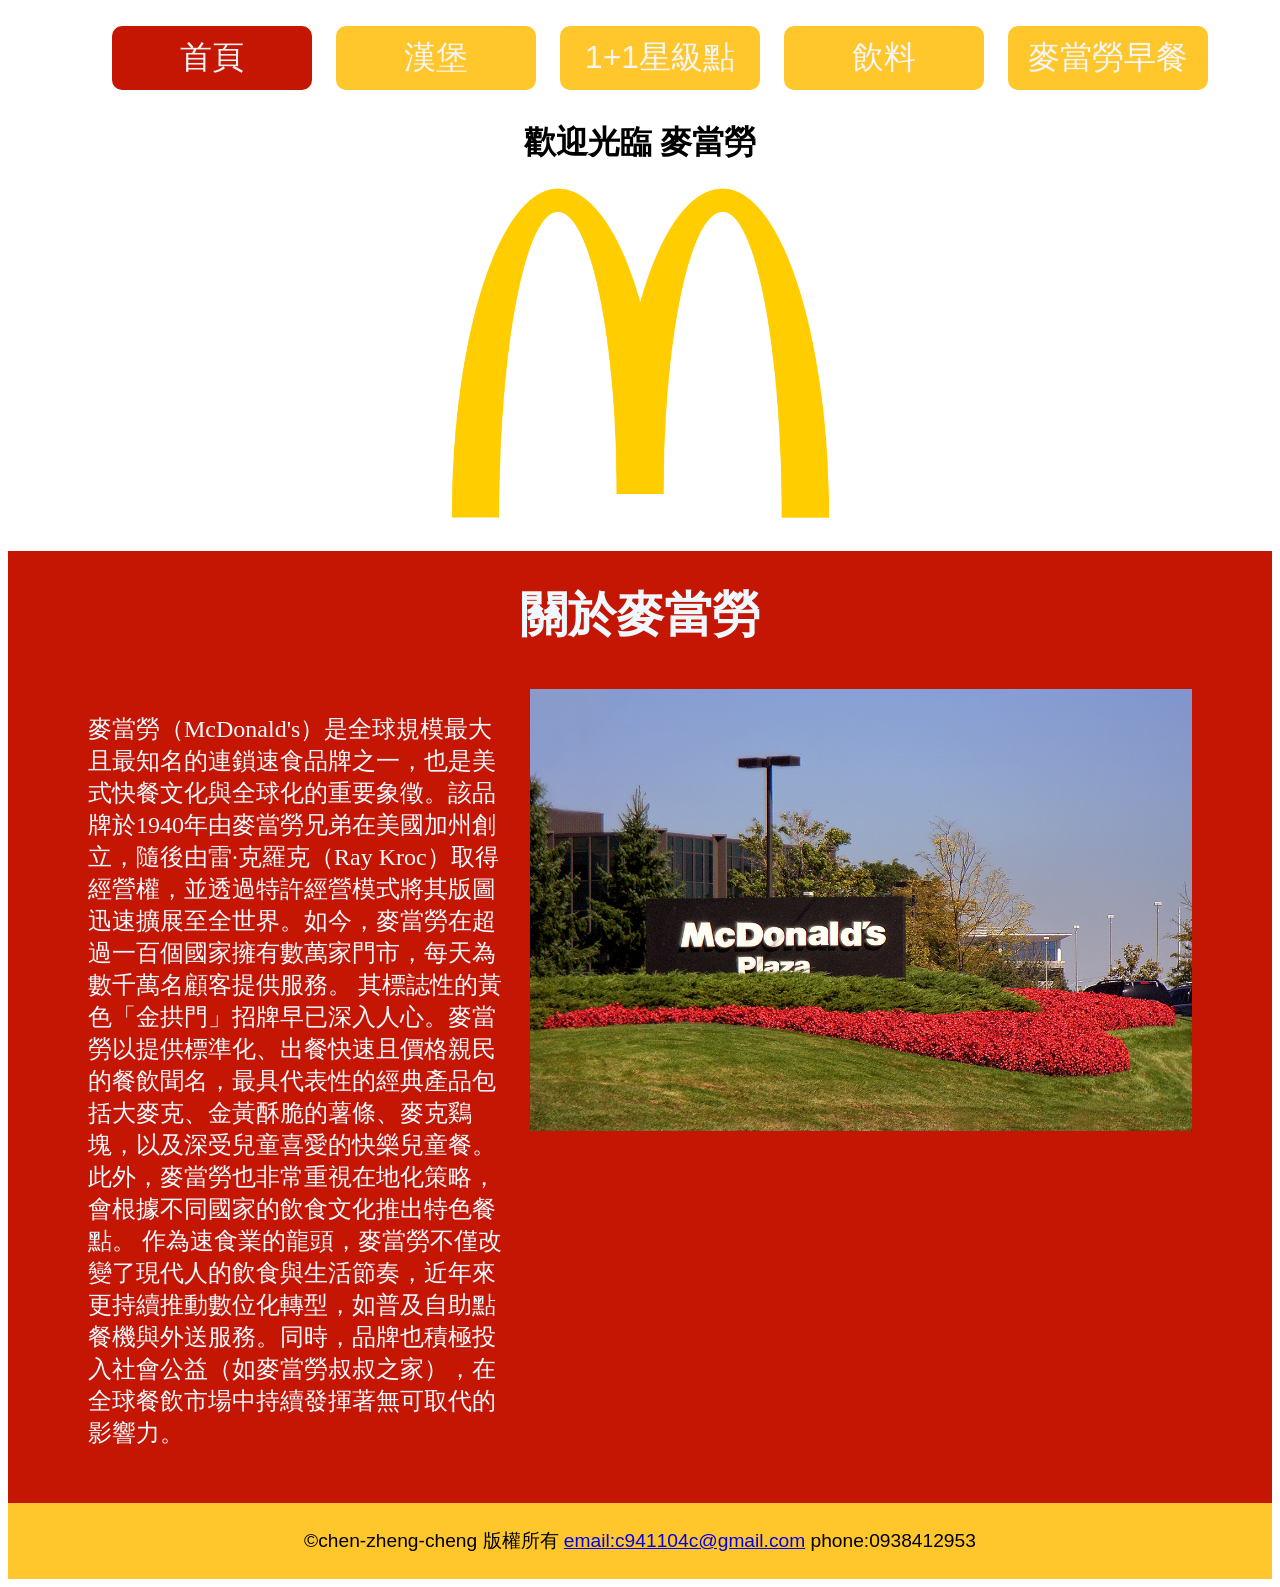
<file: index.html>
<!DOCTYPE html>
<html lang="en">
<head>
    <meta charset="UTF-8">
    <meta name="viewport" content="width=device-width, initial-scale=1.0">
    <title>Mc'Donald</title>
    <link rel="stylesheet" href="style.css">
    <link rel="icon" href="img/icon.png">
</head>
<body>
    <div class="kt">
        <ul class="menu">
                <li><a href="index.html" class="now">首頁</a></li>
                <li><a href="hamberger.html">漢堡</a></li>
                <li><a href="1+1.html">1+1星級點</a></li>
                <li><a href="drink.html">飲料</a></li>
                <li><a href="bereakfast.html">麥當勞早餐</a></li>
        </ul>
    </div>
    <h1 class="kt">歡迎光臨 麥當勞</h1>
    <img src="img/mcdonaldstitle.png" width="400px" class="ms">
    <div class="intro">
        <h1>關於麥當勞</h1>
        <div class = intro-content>
            <p>麥當勞（McDonald's）是全球規模最大且最知名的連鎖速食品牌之一，也是美式快餐文化與全球化的重要象徵。該品牌於1940年由麥當勞兄弟在美國加州創立，隨後由雷·克羅克（Ray Kroc）取得經營權，並透過特許經營模式將其版圖迅速擴展至全世界。如今，麥當勞在超過一百個國家擁有數萬家門市，每天為數千萬名顧客提供服務。

            其標誌性的黃色「金拱門」招牌早已深入人心。麥當勞以提供標準化、出餐快速且價格親民的餐飲聞名，最具代表性的經典產品包括大麥克、金黃酥脆的薯條、麥克鷄塊，以及深受兒童喜愛的快樂兒童餐。此外，麥當勞也非常重視在地化策略，會根據不同國家的飲食文化推出特色餐點。

            作為速食業的龍頭，麥當勞不僅改變了現代人的飲食與生活節奏，近年來更持續推動數位化轉型，如普及自助點餐機與外送服務。同時，品牌也積極投入社會公益（如麥當勞叔叔之家），在全球餐飲市場中持續發揮著無可取代的影響力。</p>
             <img src="img/McDonaldsHQIL.jpg" alt="">
        </div>
       
    </div>
    <footer>
        <p>
            &copy;chen-zheng-cheng 版權所有 <a href="mailto:c941104c@gmail.com">email:c941104c@gmail.com</a> phone:0938412953
        </p>
    </footer>
</body>
</html>
</file>
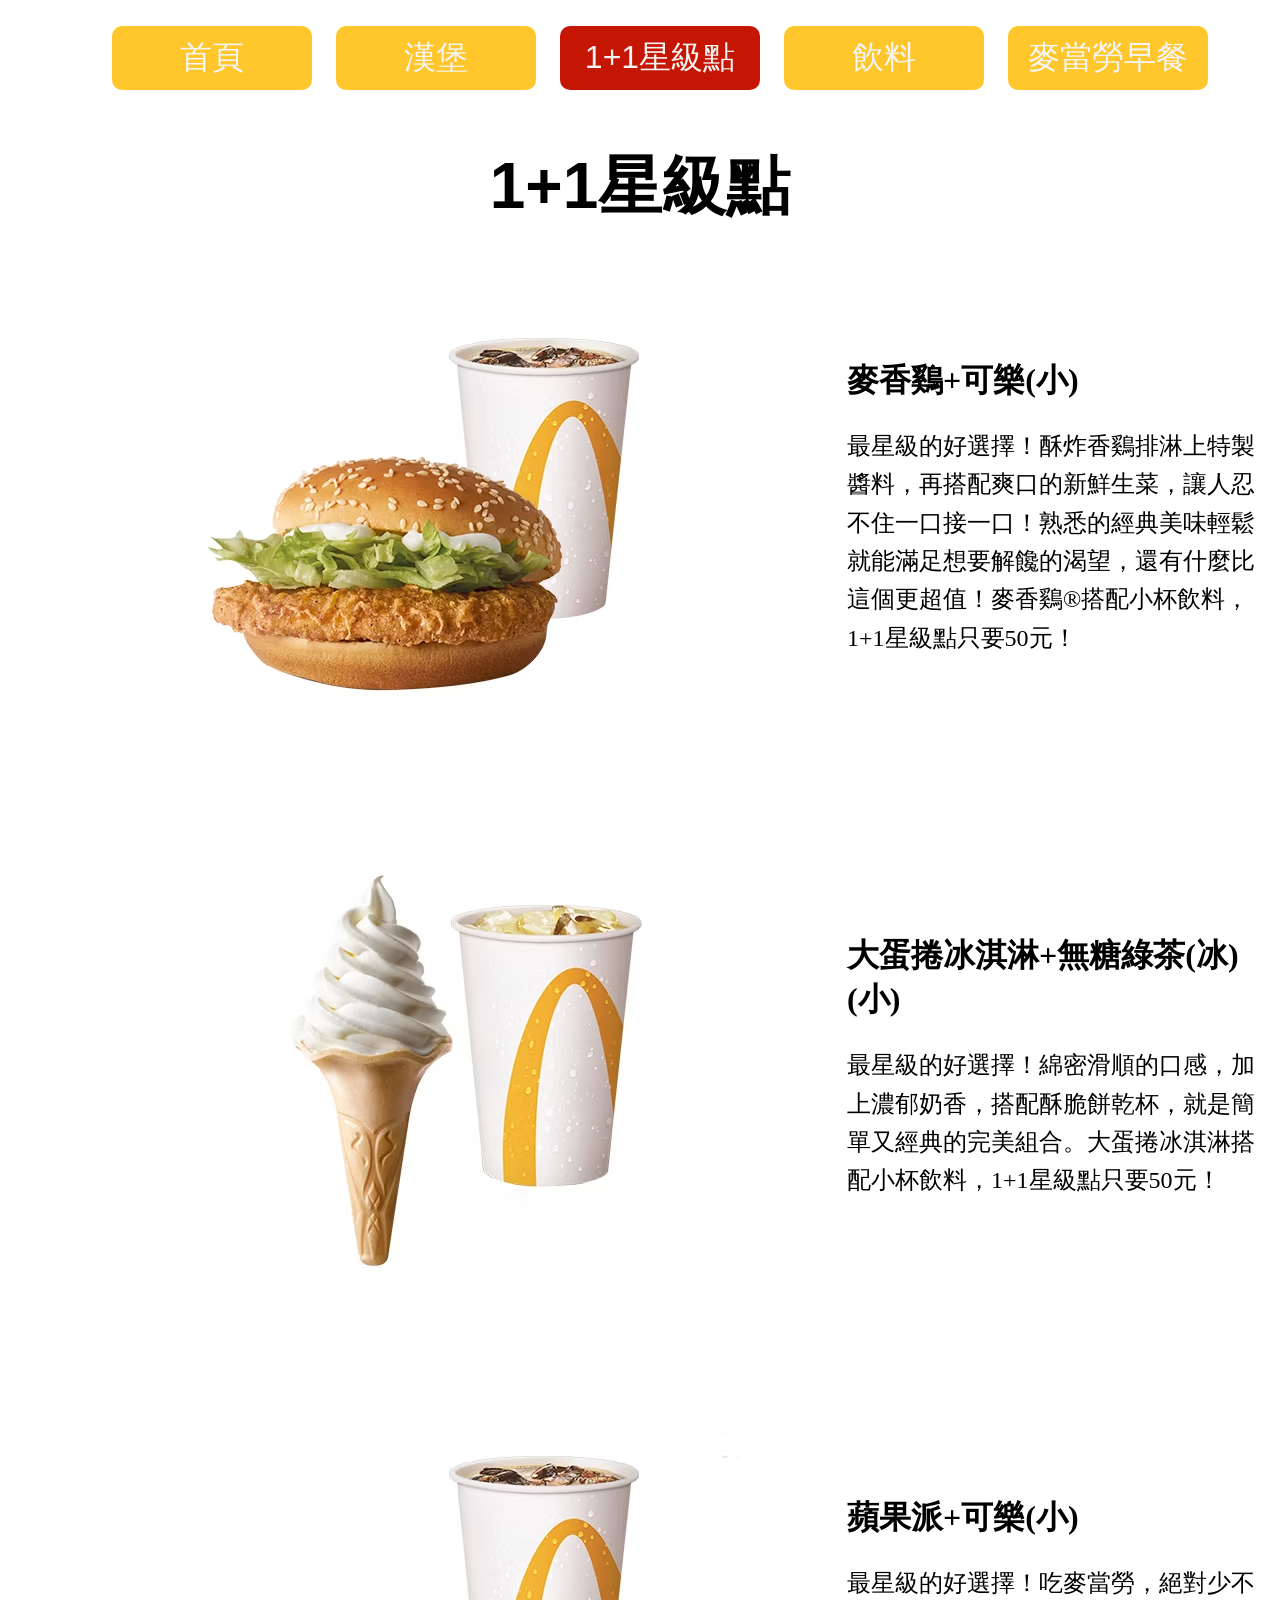
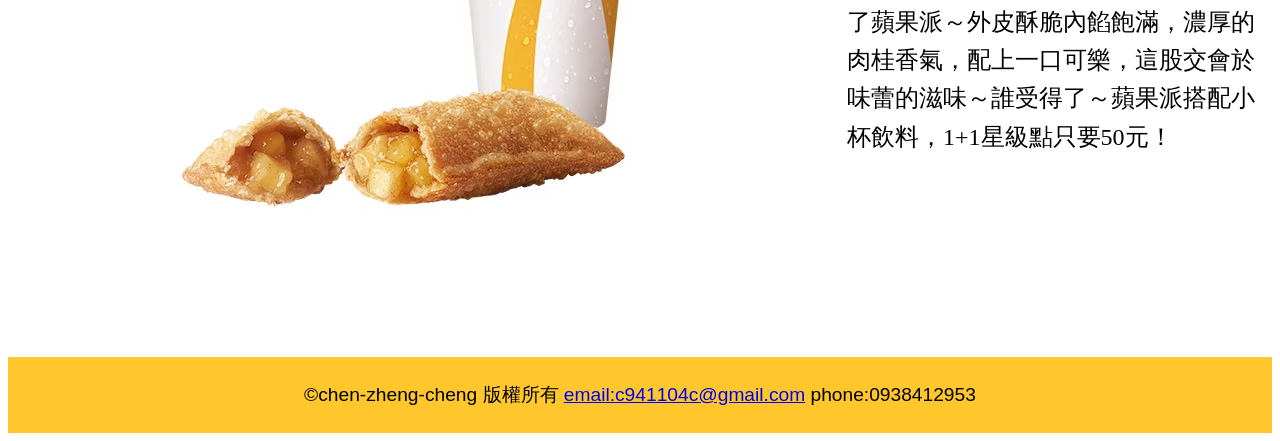
<file: 1+1.html>
<!DOCTYPE html>
<html lang="en">
<head>
    <meta charset="UTF-8">
    <meta name="viewport" content="width=device-width, initial-scale=1.0">
    <title>1+1星級點</title>
    <link rel="stylesheet" href="style.css">
    <link rel="icon" href="/img/icon.png">
</head>
<body>
    <div class="kt">
        <ul class="menu">
                <li><a href="index.html">首頁</a></li>
                <li><a href="hamberger.html">漢堡</a></li>
                <li><a href="1+1.html" class="now">1+1星級點</a></li>
                <li><a href="drink.html">飲料</a></li>
                <li><a href="bereakfast.html">麥當勞早餐</a></li>
        </ul>
    </div>
    <h1 class="classic" >1+1星級點</h1>
    
    <div class ="classic-content">
        <div class="classic-img">
            <img src="img/chicken+coca.png">
        </div>
        <div class="classic-info">
            <h1>麥香鷄+可樂(小)</h1>
            <p>
                最星級的好選擇！酥炸香鷄排淋上特製醬料，再搭配爽口的新鮮生菜，讓人忍不住一口接一口！熟悉的經典美味輕鬆就能滿足想要解饞的渴望，還有什麼比這個更超值！麥香鷄®搭配小杯飲料，1+1星級點只要50元！
            </p>
        </div>
    </div> 
    
    <div class ="classic-content">
        <div class="classic-img">
            <img src="img/icecream+greentea.png">
        </div>
        <div class="classic-info">
            <h1>大蛋捲冰淇淋+無糖綠茶(冰)(小)</h1>
            <p>
                最星級的好選擇！綿密滑順的口感，加上濃郁奶香，搭配酥脆餅乾杯，就是簡單又經典的完美組合。大蛋捲冰淇淋搭配小杯飲料，1+1星級點只要50元！​
        </div>
    </div> 

    <div class ="classic-content">
        <div class="classic-img">
            <img src="img/applepie+coca.png">
        </div>
        <div class="classic-info">
            <h1>蘋果派+可樂(小)</h1>
            <p>
                最星級的好選擇！吃麥當勞，絕對少不了蘋果派～外皮酥脆內餡飽滿，濃厚的肉桂香氣，配上一口可樂，這股交會於味蕾的滋味～誰受得了～蘋果派搭配小杯飲料，1+1星級點只要50元！​
            </p>
        </div>
    </div>
    
    <footer>
        <p>
            &copy;chen-zheng-cheng 版權所有 <a href="mailto:c941104c@gmail.com">email:c941104c@gmail.com</a> phone:0938412953
        </p>
    </footer>
</body>
</html>
</file>
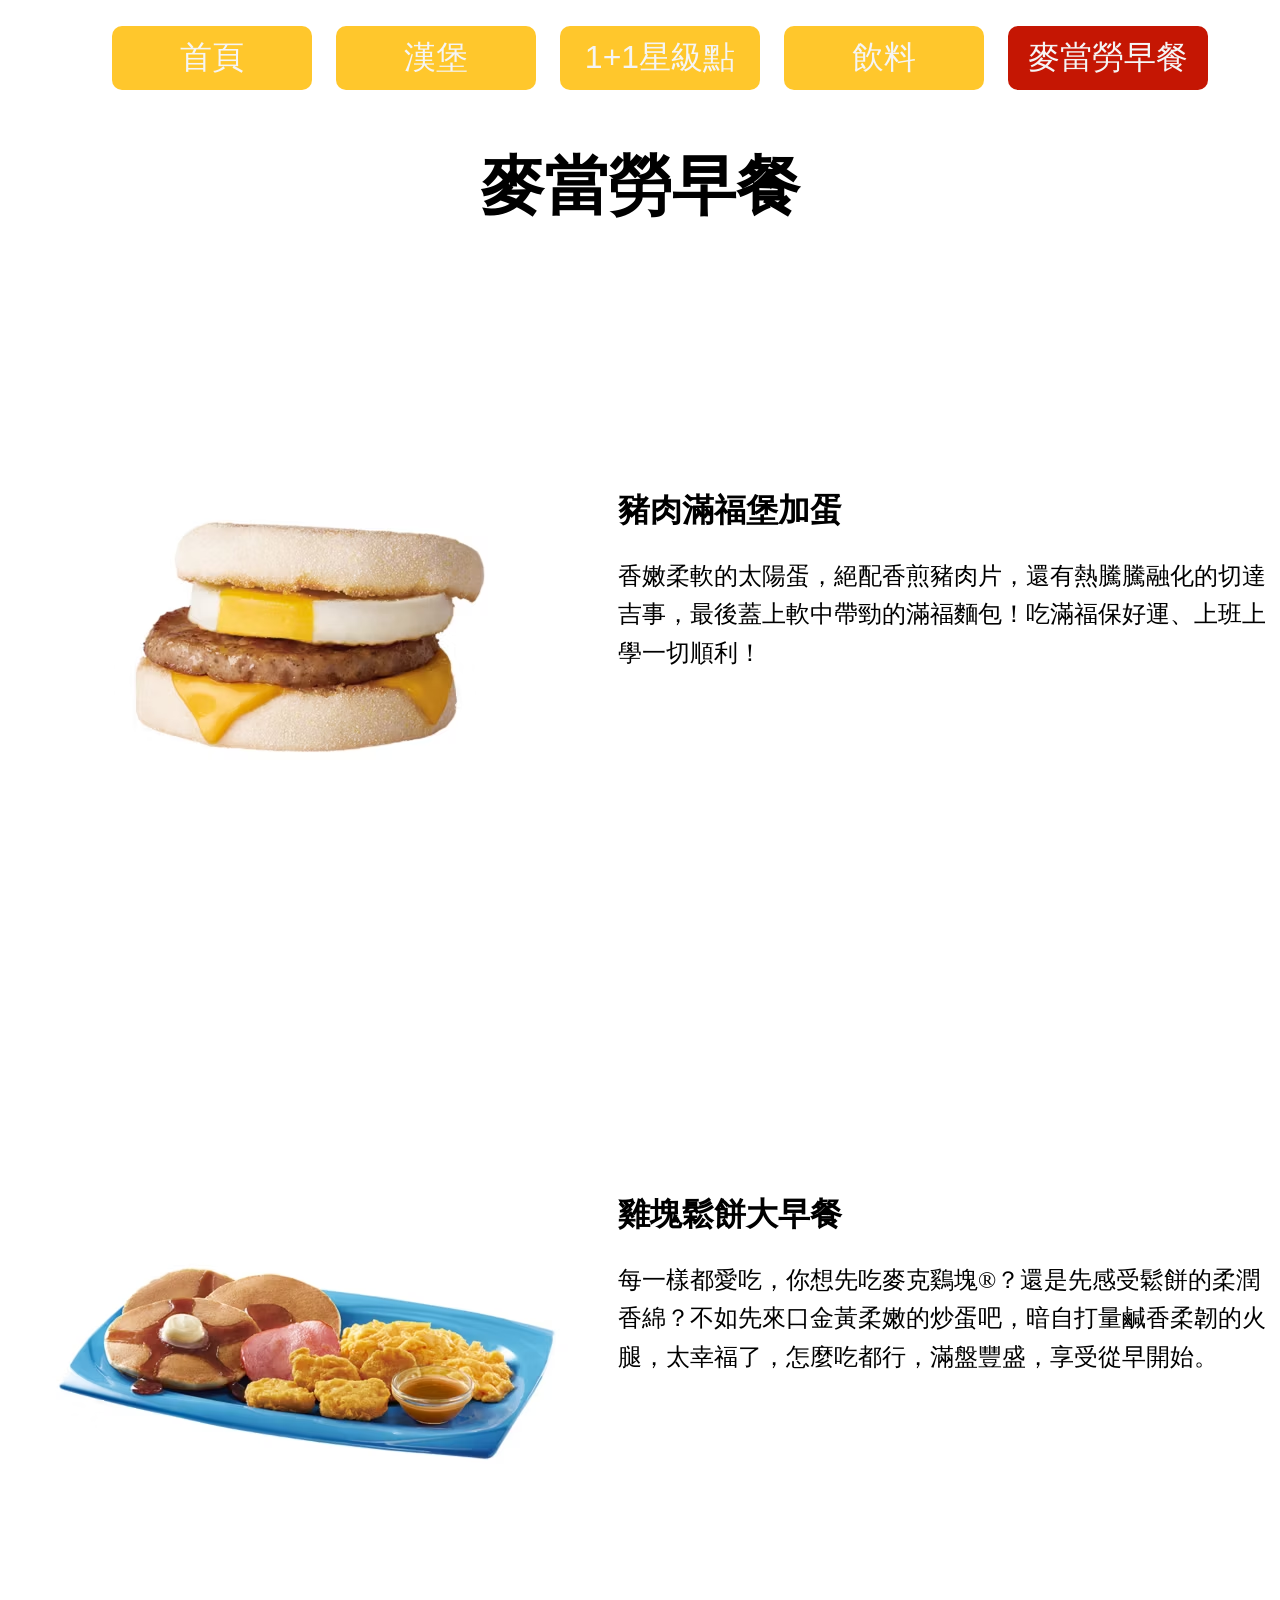
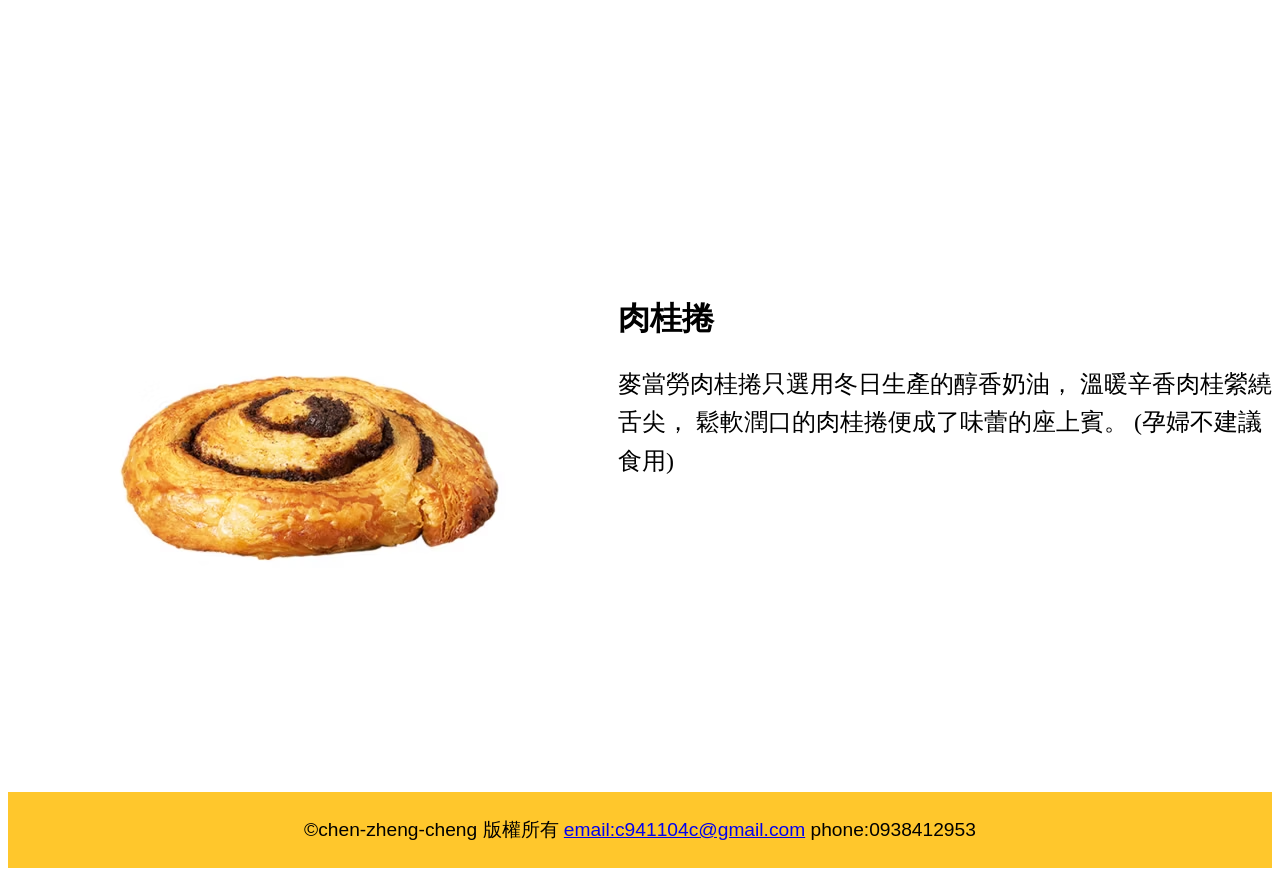
<file: bereakfast.html>
<!DOCTYPE html>
<html lang="en">
<head>
    <meta charset="UTF-8">
    <meta name="viewport" content="width=device-width, initial-scale=1.0">
    <title>早餐</title>
    <link rel="stylesheet" href="style.css">
    <link rel="icon" href="img/icon.png">
</head>
<body>
    <div class="kt">
        <ul class="menu">
                <li><a href="index.html">首頁</a></li>
                <li><a href="hamberger.html">漢堡</a></li>
                <li><a href="1+1.html" >1+1星級點</a></li>
                <li><a href="drink.html">飲料</a></li>
                <li><a href="bereakfast.html"class="now">麥當勞早餐</a></li>
        </ul>
    </div>
    <h1 class="classic" >麥當勞早餐</h1>
    
    <div class ="classic-content">
        <div class="classic-img">
            <img src="img/forkburger.png">
        </div>
        <div class="classic-info">
            <h1>豬肉滿福堡加蛋</h1>
            <p>
                香嫩柔軟的太陽蛋，絕配香煎豬肉片，還有熱騰騰融化的切達吉事，最後蓋上軟中帶勁的滿福麵包！吃滿福保好運、上班上學一切順利！
            </p>
        </div>
    </div> 
    
    <div class ="classic-content">
        <div class="classic-img">
            <img src="img/puncake.png">
        </div>
        <div class="classic-info">
            <h1>雞塊鬆餅大早餐</h1>
            <p>
                每一樣都愛吃，你想先吃麥克鷄塊®？還是先感受鬆餅的柔潤香綿？不如先來口金黃柔嫩的炒蛋吧，暗自打量鹹香柔韌的火腿，太幸福了，怎麼吃都行，滿盤豐盛，享受從早開始。
            </p>
        </div>
    </div> 

<div class ="classic-content">
        <div class="classic-img">
            <img src="img/roll.png">
        </div>
        <div class="classic-info">
            <h1>肉桂捲</h1>
            <p>
                麥當勞肉桂捲只選用冬日生產的醇香奶油， 溫暖辛香肉桂縈繞舌尖， 鬆軟潤口的肉桂捲便成了味蕾的座上賓。 (孕婦不建議食用)​
            </p>
        </div>
    </div>
    <footer>
        <p>
            &copy;chen-zheng-cheng 版權所有 <a href="mailto:c941104c@gmail.com">email:c941104c@gmail.com</a> phone:0938412953
        </p>
    </footer> 
</body>
</html>
</file>
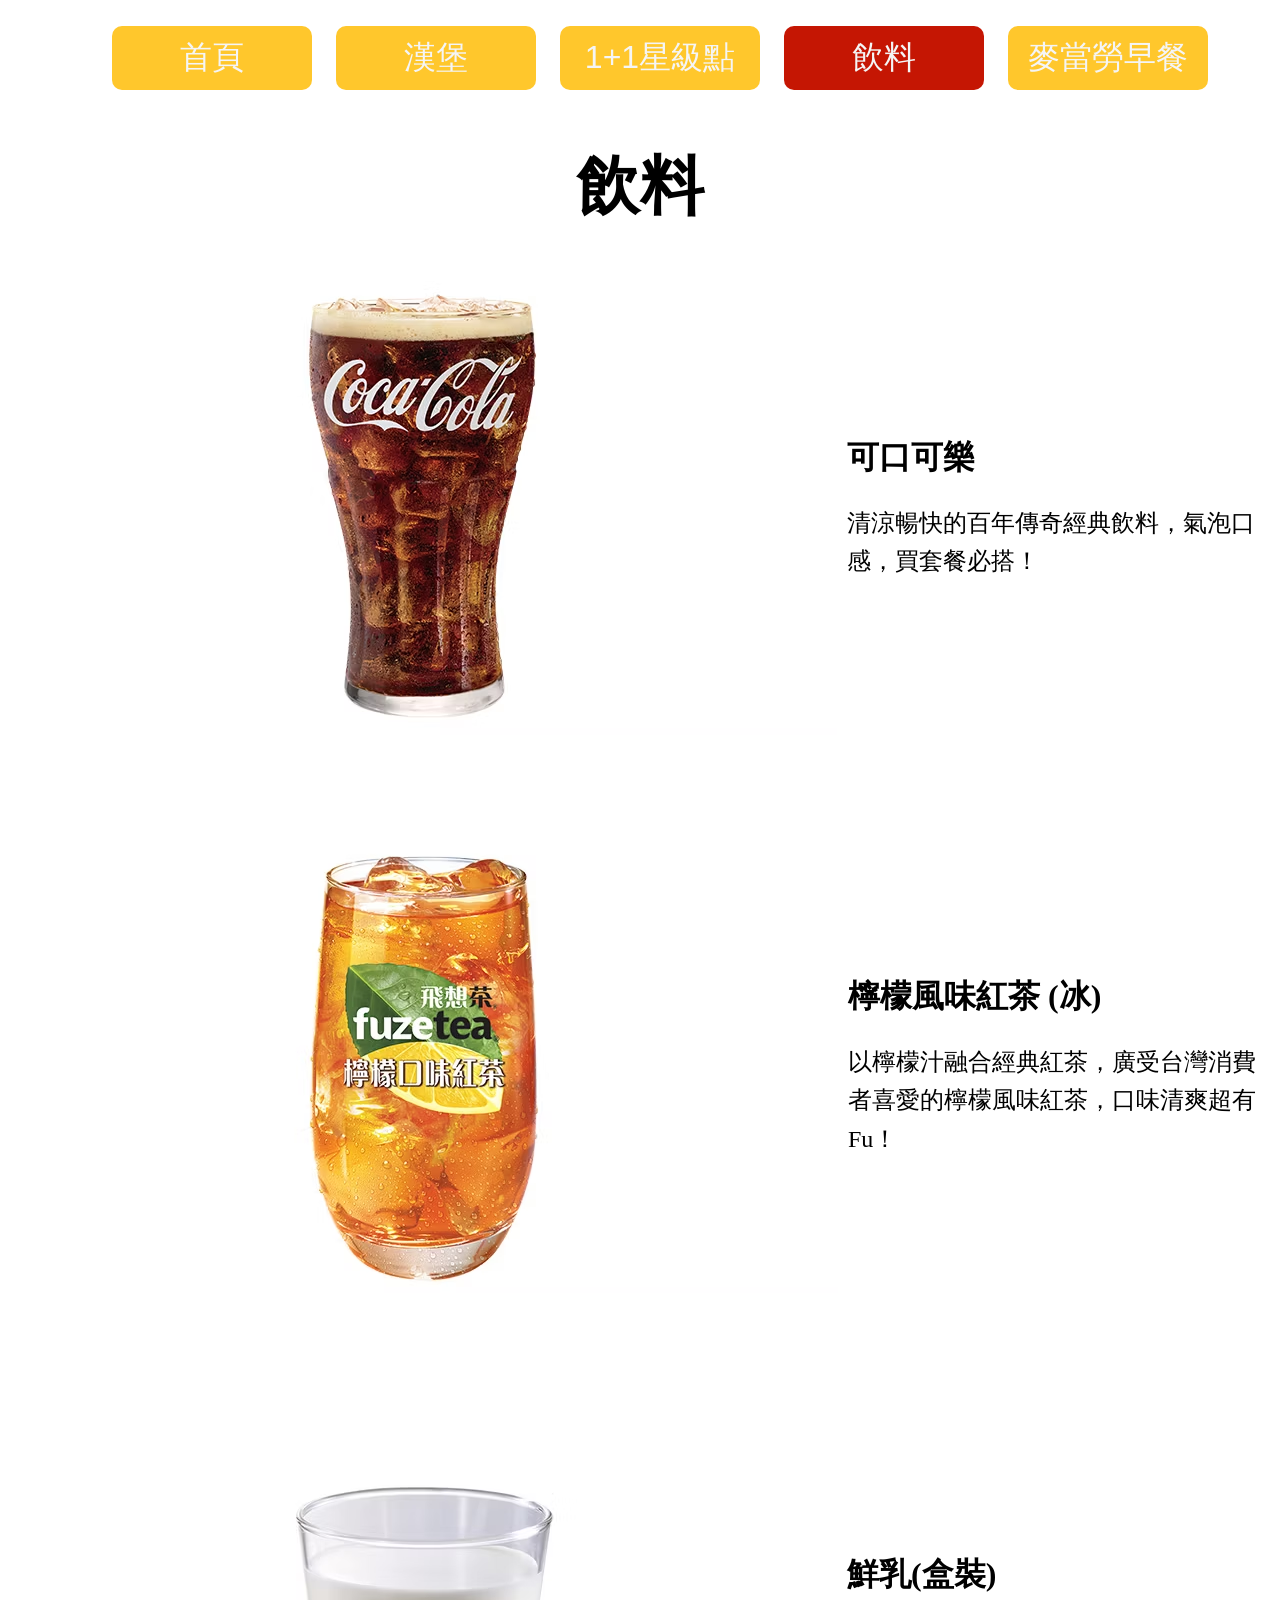
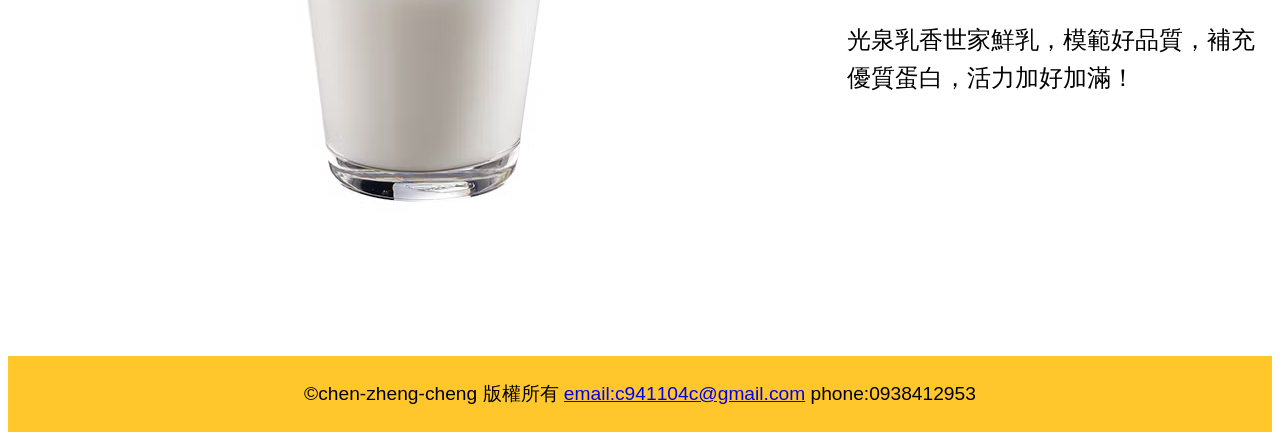
<file: drink.html>
<!DOCTYPE html>
<html lang="en">
<head>
    <meta charset="UTF-8">
    <meta name="viewport" content="width=device-width, initial-scale=1.0">
    <title>飲料</title>
    <link rel="stylesheet" href="style.css">
    <link rel="icon" href="img/icon.png">
</head>
<body>
    <div class="kt">
        <ul class="menu">
                <li><a href="index.html">首頁</a></li>
                <li><a href="hamberger.html">漢堡</a></li>
                <li><a href="1+1.html">1+1星級點</a></li>
                <li><a href="drink.html" class="now">飲料</a></li>
                <li><a href="bereakfast.html">麥當勞早餐</a></li>
        </ul>
    </div>
    <h1 class="classic" >飲料</h1>
    
    <div class ="classic-content">
        <div class="classic-img">
            <img src="img/coca cola.png">
        </div>
        <div class="classic-info">
            <h1>可口可樂</h1>
            <p>
                清涼暢快的百年傳奇經典飲料，氣泡口感，買套餐必搭！
            </p>
        </div>
    </div> 
    
    <div class ="classic-content">
        <div class="classic-img">
            <img src="img/lemontea.png">
        </div>
        <div class="classic-info">
            <h1>檸檬風味紅茶 (冰)</h1>
            <p>
                以檸檬汁融合經典紅茶，廣受台灣消費者喜愛的檸檬風味紅茶，口味清爽超有Fu！
            </p>
        </div>
    </div> 

<div class ="classic-content">
        <div class="classic-img">
            <img src="img/milk.png">
        </div>
        <div class="classic-info">
            <h1>鮮乳(盒裝)</h1>
            <p>
                光泉乳香世家鮮乳，模範好品質，補充優質蛋白，活力加好加滿！
            </p>
        </div>
    </div> 
    <footer>
        <p>
            &copy;chen-zheng-cheng 版權所有 <a href="mailto:c941104c@gmail.com">email:c941104c@gmail.com</a> phone:0938412953
        </p>
    </footer>
</body>
</html>
</file>
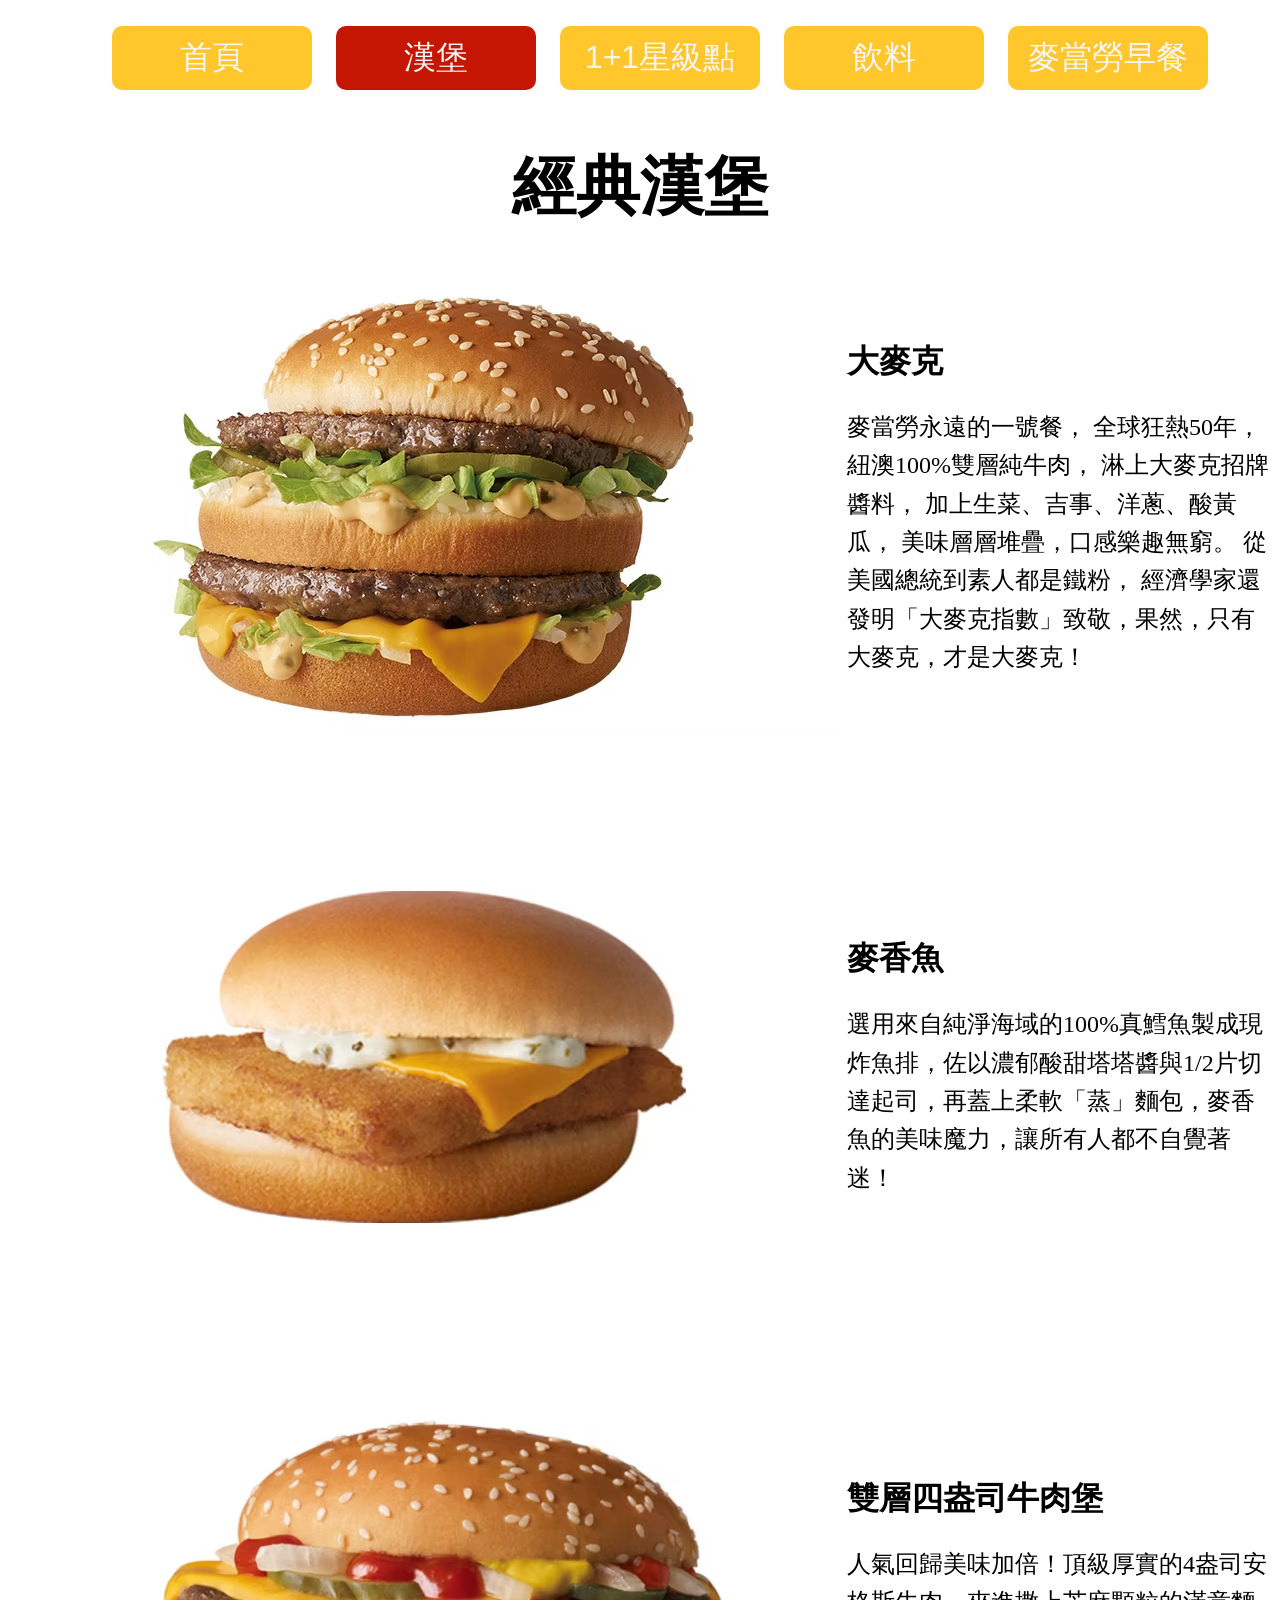
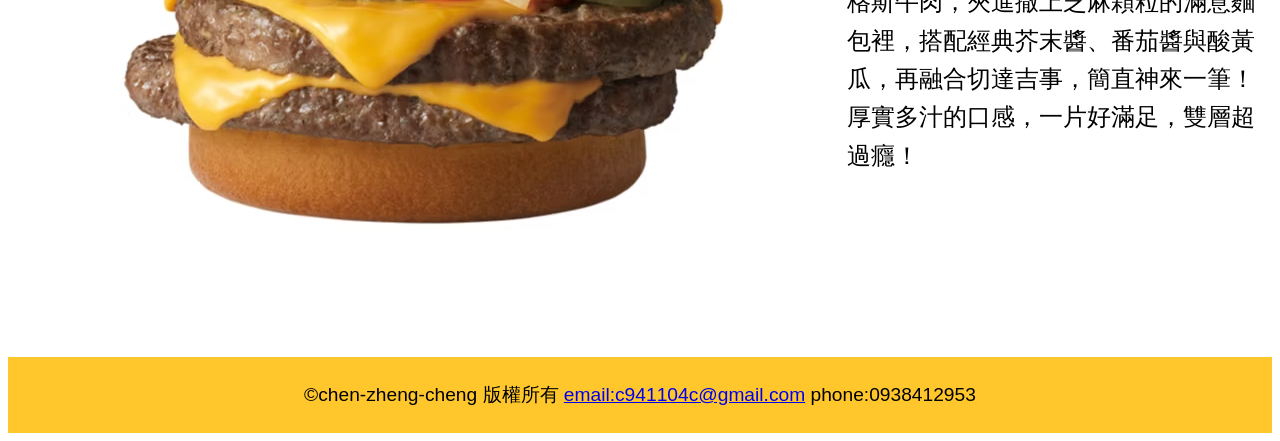
<file: hamberger.html>
<!DOCTYPE html>
<html lang="en">
<head>
    <meta charset="UTF-8">
    <meta name="viewport" content="width=device-width, initial-scale=1.0">
    <title>產品列表</title>
    <link rel="stylesheet" href="style.css">
    <link rel="icon" href="img/icon.png">
</head>
<body>
    <div class="kt">
        <ul class="menu">
                <li><a href="index.html">首頁</a></li>
                <li><a href="hamberger.html" class="now">漢堡</a></li>
                <li><a href="1+1.html">1+1星級點</a></li>
                <li><a href="drink.html">飲料</a></li>
                <li><a href="bereakfast.html">麥當勞早餐</a></li>
        </ul>
    </div>
    <h1 class="classic" >經典漢堡</h1>
    
    <div class ="classic-content">
        <div class="classic-img">
            <img src="img/bigmac.png">
        </div>
        <div class="classic-info">
            <h1>大麥克</h1>
            <p>
                麥當勞永遠的一號餐， 全球狂熱50年， 紐澳100%雙層純牛肉， 淋上大麥克招牌醬料， 加上生菜、吉事、洋蔥、酸黃瓜， 美味層層堆疊，口感樂趣無窮。 從美國總統到素人都是鐵粉， 經濟學家還發明「大麥克指數」致敬，果然，只有大麥克，才是大麥克！
            </p>
        </div>
    </div> 
    
    <div class ="classic-content">
        <div class="classic-img">
            <img src="img/fishberger.png">
        </div>
        <div class="classic-info">
            <h1>麥香魚</h1>
            <p>
                選用來自純淨海域的100%真鱈魚製成現炸魚排，佐以濃郁酸甜塔塔醬與1/2片切達起司，再蓋上柔軟「蒸」麵包，麥香魚的美味魔力，讓所有人都不自覺著迷！
            </p>
        </div>
    </div> 

<div class ="classic-content">
        <div class="classic-img">
            <img src="img/beefberger.png">
        </div>
        <div class="classic-info">
            <h1>雙層四盎司牛肉堡</h1>
            <p>
                人氣回歸美味加倍！頂級厚實的4盎司安格斯牛肉，夾進撒上芝麻顆粒的滿意麵包裡，搭配經典芥末醬、番茄醬與酸黃瓜，再融合切達吉事，簡直神來一筆！厚實多汁的口感，一片好滿足，雙層超過癮！​
            </p>
        </div>
    </div> 
    <footer>
        <p>
            &copy;chen-zheng-cheng 版權所有 <a href="mailto:c941104c@gmail.com">email:c941104c@gmail.com</a> phone:0938412953
        </p>
    </footer>
</body>
</html>
</file>
<file: style.css>
.kt{
    text-align:center;
}
.menu a.now{
    background-color:rgb(197, 22, 3);
}
.menu a{
    background-color:#FFC72C;
    border-radius: 10px;
    display:block;
    color:rgb(245, 245, 245);
    text-decoration:none;
    font-size:2rem;
    padding:10px;
    position:top;
    font-family: "Noto Sans TC", sans-serif;
    font-optical-sizing: auto;
    font-weight: <weight>;
    font-style: normal;
}
.menu li{
    list-style:none;
    display:inline-block;
    margin: 10px 10px;
    width: 200px;
}
.top{
    width:200px;
    text-align: center;
}
.ms{
    width: 30%;
    margin: auto;
    display: block;
}
.intro{
    background-color: rgb(197, 22, 3);
    color:aliceblue

}
.intro h1{
    text-align: center;
    font-size: 3rem;
    padding:2rem 0 0 0;
}
.intro p{
    font-size:1.5rem;
    flex:1;
    margin-right:20px;
}
.intro-content{
    display:flex;
    padding:10px 80px 30px;
}
.intro img{
    width:60%;
    height:60%;
}
.classic{
    text-align:center;
    font-size:4rem;
    font-family: "Noto Sans TC", sans-serif;
    font-optical-sizing: auto;
    font-weight: <weight>;
    font-style: normal;
}


.classic-content {
    display:flex;
    align-items: center;
    gap:10px;
    margin:50px auto 100px;
    max-width:1800px;
}
.classic-img{
    flex:4;    
}

.classic-info{
    flex:6;
    text-align: left;

}
.classic-info h1{
    font-size:2em;
}
.classic-info p{
    font-size:1.5em;
    line-height :1.6em;

}

footer{
    background-color: #FFC72C;
    padding:6px;
    font-size:1.2rem;
    text-align:center;
    font-family: "Roboto", sans-serif;
    font-optical-sizing: auto;
    font-weight: <weight>;
    font-style: normal;
    font-variation-settings:
        "wdth" 100;
}
</file>
